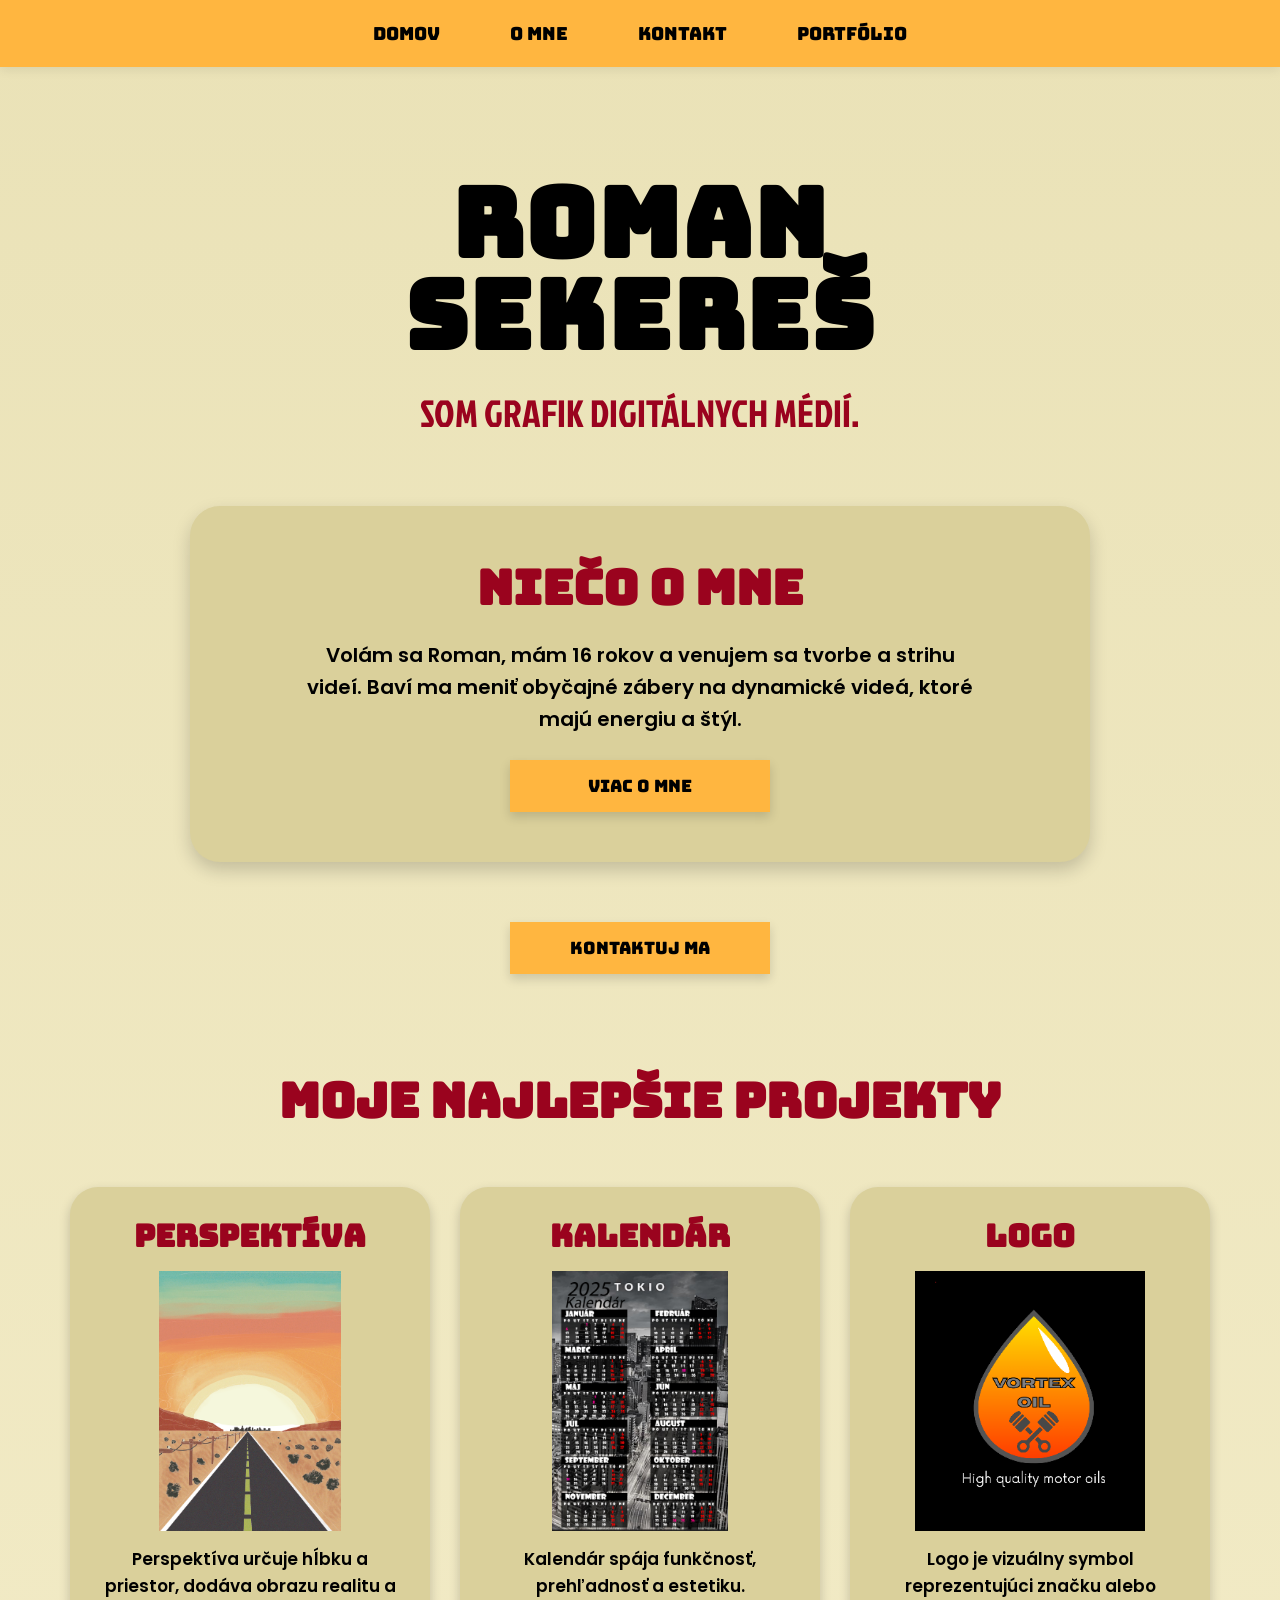
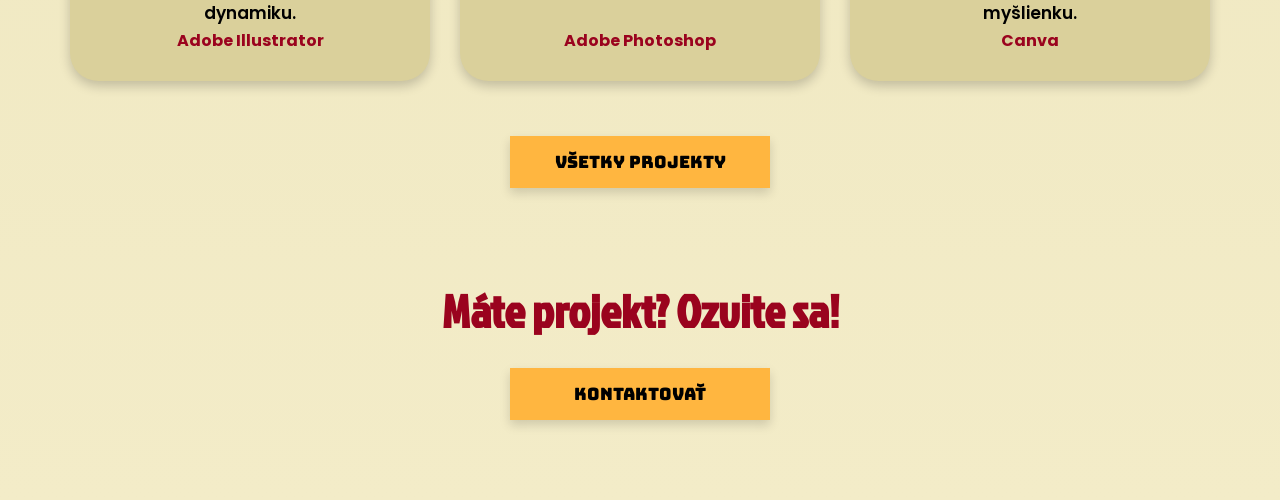
<file: index.html>
<!DOCTYPE html>
<html lang="sk">
<head>
  <meta charset="UTF-8" />
  <meta name="viewport" content="width=device-width, initial-scale=1.0" />
  <title>Roman Sekereš</title>

<link rel="stylesheet" href="assets/style.css">
</head>
<body>

  <header>
    <button class="menu-toggle" aria-label="Otvoriť menu" aria-expanded="false">☰</button>
    <nav class="menu">
      <a href="index.html">DOMOV</a>
      <a href="o_mne.html">O MNE</a>
      <a href="kontakt.html">KONTAKT</a>
      <a href="portfolio.html">PORTFÓLIO</a>
    </nav>
  </header>

  <main>

    <section id="domov" class="hero">
      <h1>ROMAN<br>SEKEREŠ</h1>
      <p>SOM GRAFIK DIGITÁLNYCH MÉDIÍ.</p>
    </section>

    <section id="o-mne" class="about">
      <h2>NIEČO O MNE</h2>

      <p>
        Volám sa Roman, mám 16 rokov a venujem sa tvorbe a strihu videí.
        Baví ma meniť obyčajné zábery na dynamické videá,
        ktoré majú energiu a štýl.
      </p>

      <button type="button" onclick="location.href='o_mne.html'">VIAC O MNE</button>
    </section>

    <section id="kontakt" class="contact-btn">
      <button type="button" onclick="location.href='kontakt.html'">KONTAKTUJ MA</button>
    </section>

    <section id="portfolio" class="projects">
      <h2>MOJE NAJLEPŠIE PROJEKTY</h2>

      <div class="card">
        <h3>PERSPEKTÍVA</h3>

       <img src="assets/images/Snímka obrazovky 2026-04-08 111301.png" alt="perspektiva">

        <p>
          Perspektíva určuje hĺbku a priestor,
          dodáva obrazu realitu a dynamiku.
        </p>

        <span>Adobe Illustrator</span>
      </div>

      <div class="card">
        <h3>KALENDÁR</h3>

        <img src="assets/images/Snímka obrazovky 2026-04-08 122226.png" alt="Kalendár">

        <p>
          Kalendár spája funkčnosť,
          prehľadnosť a estetiku.
        </p>

        <span>Adobe Photoshop</span>
      </div>

      <div class="card">
        <h3>LOGO</h3>

        <img src="assets/images/Snímka obrazovky 2026-04-08 123602.png" alt="Logo">

        <p>
          Logo je vizuálny symbol reprezentujúci
          značku alebo myšlienku.
        </p>

        <span>Canva</span>
      </div>

      <button type="button" class="all-projects" onclick="location.href='portfolio.html'">VŠETKY PROJEKTY</button>
    </section>

    <section class="cta">
      <h2>Máte projekt? Ozvite sa!</h2>
      <button type="button" onclick="location.href='kontakt.html'">KONTAKTOVAŤ</button>
    </section>

  </main>

</body>
<script src="assets/script.js"></script>
</html>
</file>
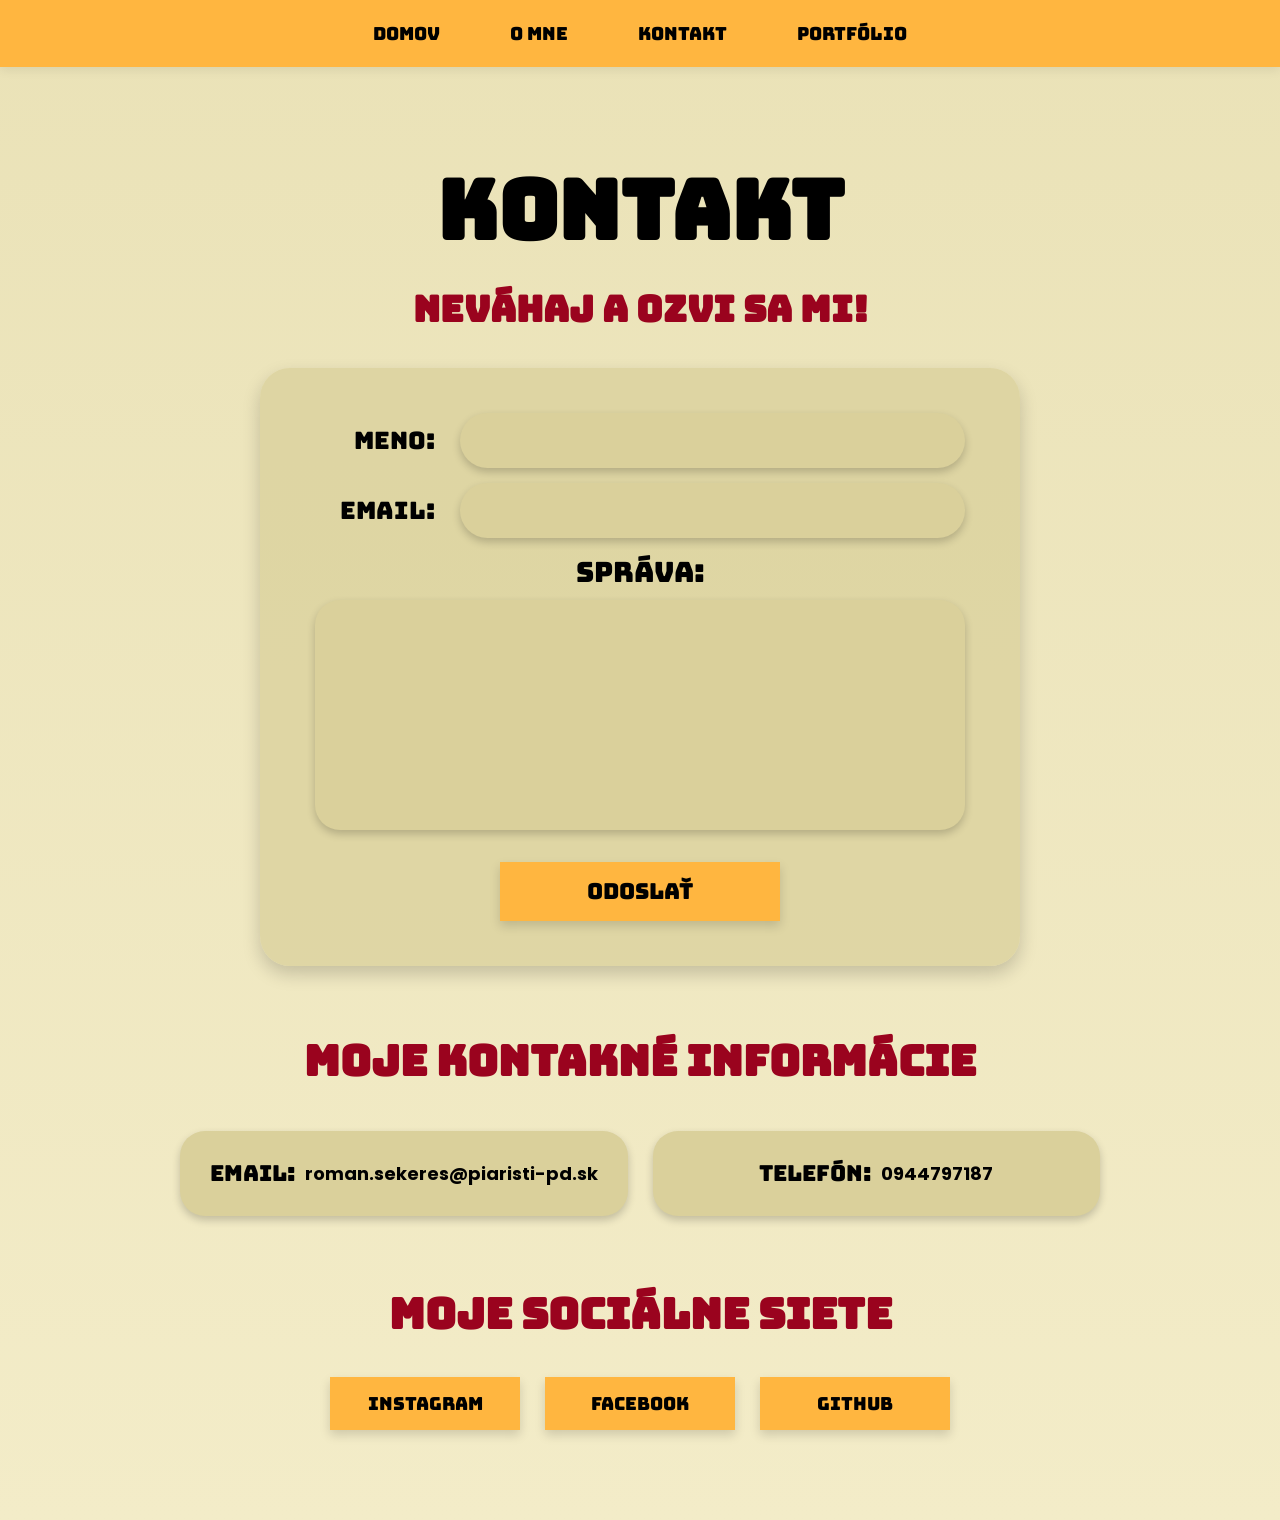
<file: kontakt.html>
<!DOCTYPE html>
<html lang="sk">
<head>
    <meta charset="UTF-8">
    <meta name="viewport" content="width=device-width, initial-scale=1.0">
    <title>Kontakt</title>

    <link rel="stylesheet" href="assets/style.css">
</head>
<body>

<header>
    <button class="menu-toggle" aria-label="Otvoriť menu" aria-expanded="false">☰</button>
    <nav class="menu">
        <a href="index.html">DOMOV</a>
        <a href="o_mne.html">O MNE</a>
        <a href="kontakt.html">KONTAKT</a>
        <a href="portfolio.html">PORTFÓLIO</a>
    </nav>
</header>

<main>

    <section class="kontakt">

        <h1>KONTAKT</h1>

        <h2>NEVÁHAJ A OZVI SA MI!</h2>

        <form class="kontakt-form">

            <div class="input-group">
                <label for="meno">MENO:</label>
                <input type="text" id="meno" name="meno">
            </div>

            <div class="input-group">
                <label for="email">EMAIL:</label>
                <input type="email" id="email" name="email">
            </div>

            <div class="message-group">
                <label for="sprava">SPRÁVA:</label>
                <textarea id="sprava" name="sprava"></textarea>
            </div>

            <button type="submit" class="btn">
                ODOSLAŤ
            </button>

        </form>

    </section>

    <section class="info">

        <h2>MOJE KONTAKNÉ INFORMÁCIE</h2>

        <div class="info-box">
            <span>EMAIL:</span>
            <p>roman.sekeres@piaristi-pd.sk</p>
        </div>

        <div class="info-box">
            <span>TELEFÓN:</span>
            <p>0944797187</p>
        </div>

    </section>

    <section class="social">

        <h2>MOJE SOCIÁLNE SIETE</h2>

        <a href="#" class="social-btn">INSTAGRAM</a>
        <a href="#" class="social-btn">FACEBOOK</a>
        <a href="#" class="social-btn">GITHUB</a>

    </section>

</main>

</body>
<script src="assets/script.js"></script>
</html>
</file>
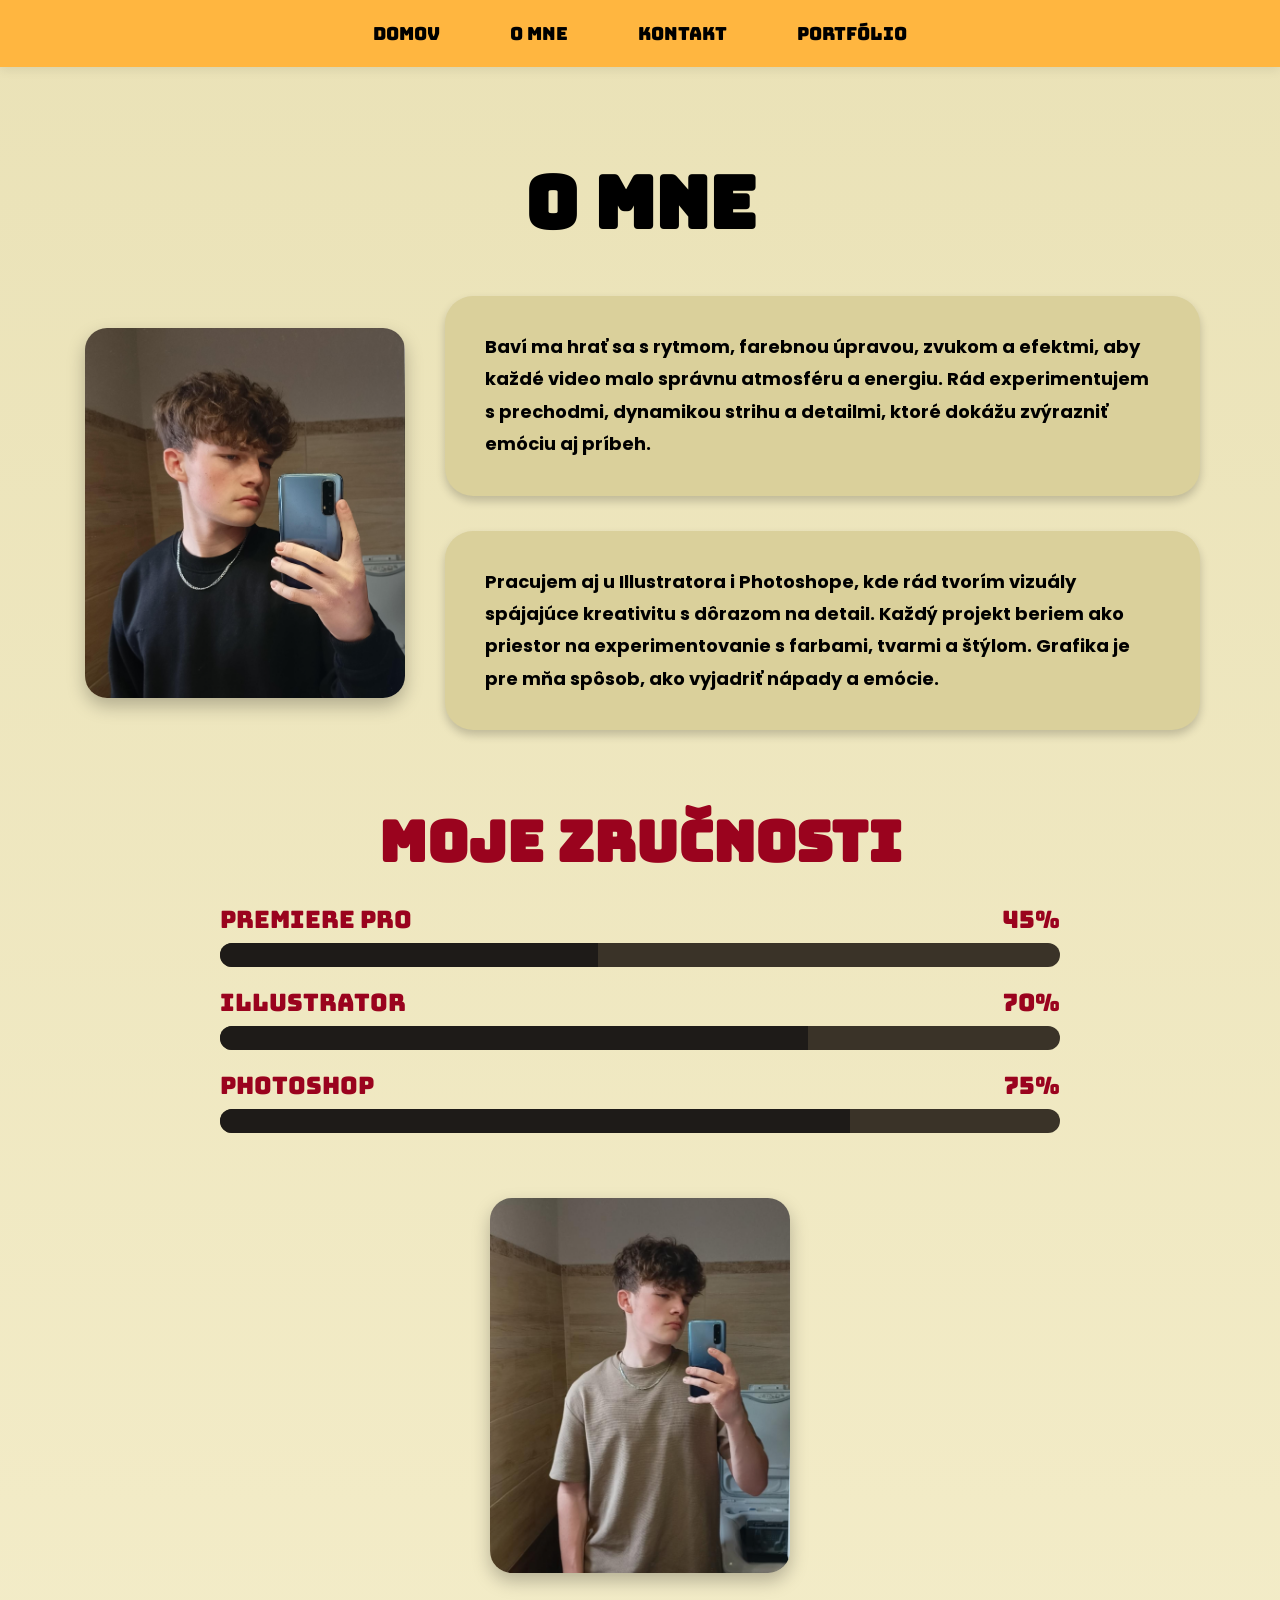
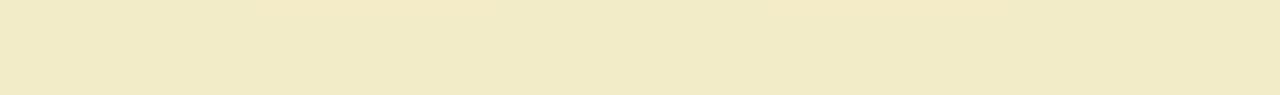
<file: o_mne.html>
<!DOCTYPE html>
<html lang="sk">
<head>
  <meta charset="UTF-8">
  <meta name="viewport" content="width=device-width, initial-scale=1.0">
  <title>O mne</title>

  <link rel="stylesheet" href="assets/style.css">
</head>
<body>

  <header>
    <button class="menu-toggle" aria-label="Otvoriť menu" aria-expanded="false">☰</button>
    <nav class="menu">
      <a href="index.html">DOMOV</a>
      <a href="o_mne.html">O MNE</a>
      <a href="kontakt.html">KONTAKT</a>
      <a href="portfolio.html">PORTFÓLIO</a>
    </nav>
  </header>

  <main>

    <section class="about-section">

      <h1>O MNE</h1>

      <img src="assets/images/Snímka obrazovky 2026-05-27 123138.png" alt="Profilová fotka" class="profile-img">

      <div class="text-box">
        <p>
          Baví ma hrať sa s rytmom, farebnou úpravou,
          zvukom a efektmi, aby každé video malo správnu
          atmosféru a energiu. Rád experimentujem s prechodmi,
          dynamikou strihu a detailmi, ktoré dokážu zvýrazniť
          emóciu aj príbeh.
        </p>
      </div>

      <div class="text-box">
        <p>
          Pracujem aj u Illustratora i Photoshope, kde rád tvorím
          vizuály spájajúce kreativitu s dôrazom na detail.
          Každý projekt beriem ako priestor na experimentovanie
          s farbami, tvarmi a štýlom. Grafika je pre mňa spôsob,
          ako vyjadriť nápady a emócie.
        </p>
      </div>

    </section>

    <section class="skills">

      <h2>MOJE ZRUČNOSTI</h2>

      <div class="skill">
        <div class="skill-name">
          <span>PREMIERE PRO</span>
          <span>45%</span>
        </div>

        <div class="progress">
          <div class="fill fill1"></div>
        </div>
      </div>

      <div class="skill">
        <div class="skill-name">
          <span>ILLUSTRATOR</span>
          <span>70%</span>
        </div>

        <div class="progress">
          <div class="fill fill2"></div>
        </div>
      </div>

      <div class="skill">
        <div class="skill-name">
          <span>PHOTOSHOP</span>
          <span>75%</span>
        </div>

        <div class="progress">
          <div class="fill fill3"></div>
        </div>
      </div>

      <img src="assets/images/Snímka obrazovky 2026-05-27 123329.png" alt="Profilová fotka" class="profile-img bottom-img">

    </section>

  </main>

</body>
<script src="assets/script.js"></script>
</html>
</file>
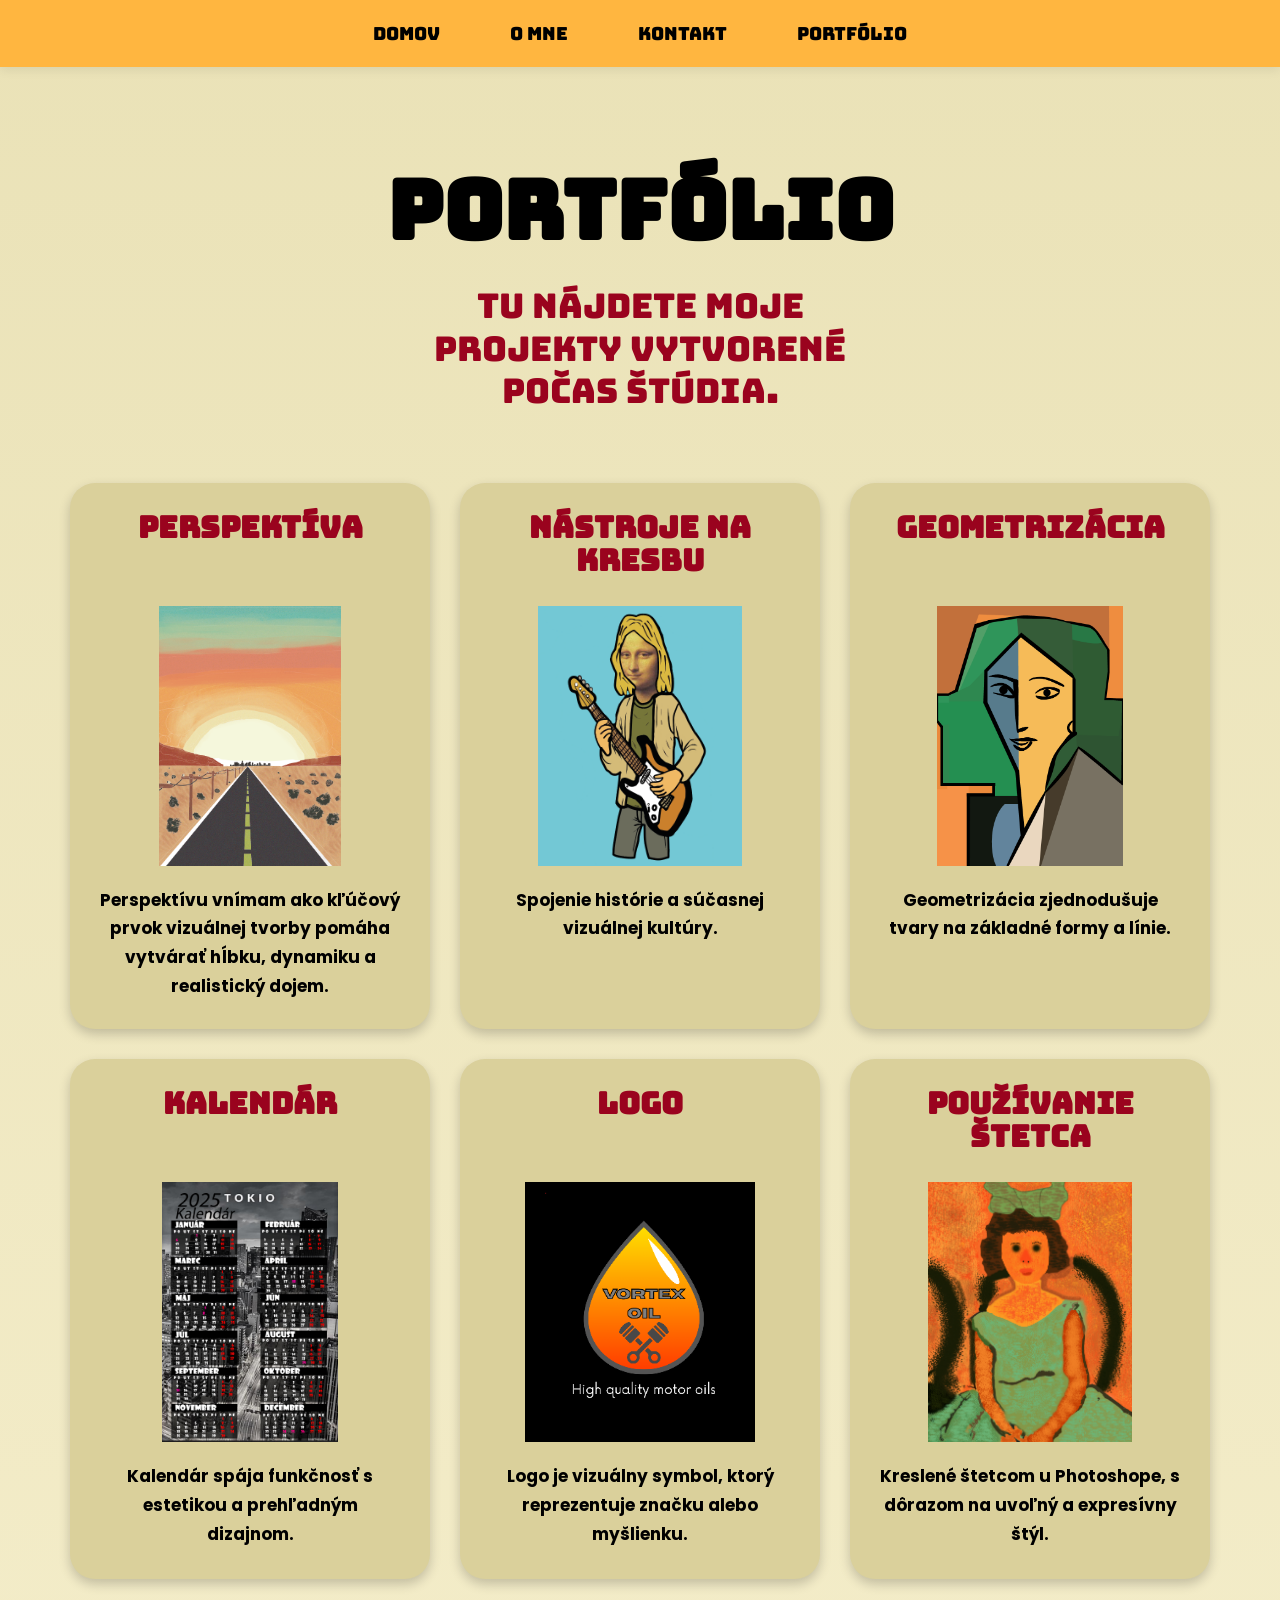
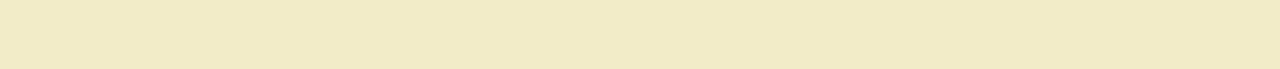
<file: portfolio.html>
<!DOCTYPE html>
<html lang="sk">
<head>
  <meta charset="UTF-8">
  <meta name="viewport" content="width=device-width, initial-scale=1.0">
  <title>Portfólio</title>

  <link rel="stylesheet" href="assets/style.css">
</head>
<body>

  <header>
    <button class="menu-toggle" aria-label="Otvoriť menu" aria-expanded="false">☰</button>
    <nav class="menu">
      <a href="index.html">DOMOV</a>
      <a href="o_mne.html">O MNE</a>
      <a href="kontakt.html">KONTAKT</a>
      <a href="portfolio.html">PORTFÓLIO</a>
    </nav>
  </header>

  <main>

    <section class="portfolio-header">

      <h1>PORTFÓLIO</h1>

      <p>
        TU NÁJDETE MOJE<br>
        PROJEKTY VYTVORENÉ<br>
        POČAS ŠTÚDIA.
      </p>

    </section>

    <section class="portfolio-grid">

      <div class="project-card">
        <h2>PERSPEKTÍVA</h2>

        <img src="assets/images/Snímka obrazovky 2026-04-08 111301.png" alt="Perspektíva">

        <p>
          Perspektívu vnímam ako kľúčový prvok
          vizuálnej tvorby pomáha vytvárať hĺbku,
          dynamiku a realistický dojem.
        </p>
      </div>

      <div class="project-card">
        <h2>NÁSTROJE NA KRESBU</h2>

        <img src="assets/images/Snímka obrazovky 2026-04-08 112305.png" alt="Nástroje na kresbu">

        <p>
          Spojenie histórie a súčasnej
          vizuálnej kultúry.
        </p>
      </div>

      <div class="project-card">
        <h2>GEOMETRIZÁCIA</h2>

        <img src="assets/images/Snímka obrazovky 2026-04-08 115139.png" alt="Geometrizácia">

        <p>
          Geometrizácia zjednodušuje tvary
          na základné formy a línie.
        </p>
      </div>

      <div class="project-card">
        <h2>KALENDÁR</h2>

        <img src="assets/images/Snímka obrazovky 2026-04-08 122226.png" alt="Kalendár">

        <p>
          Kalendár spája funkčnosť
          s estetikou a prehľadným dizajnom.
        </p>
      </div>

      <div class="project-card">
        <h2>LOGO</h2>

        <img src="assets/images/Snímka obrazovky 2026-04-08 123602.png" alt="Logo">

        <p>
          Logo je vizuálny symbol,
          ktorý reprezentuje značku
          alebo myšlienku.
        </p>
      </div>

      <div class="project-card">
        <h2>POUŽÍVANIE ŠTETCA</h2>

        <img src="assets/images/Snímka obrazovky 2026-04-15 115822.png" alt="Používanie štetca">

        <p>
          Kreslené štetcom u Photoshope,
          s dôrazom na uvoľný a expresívny štýl.
        </p>
      </div>

    </section>

  </main>

</body>
<script src="assets/script.js"></script>
</html>
</file>
<file: assets/style.css>
@import url('https://fonts.googleapis.com/css2?family=Bungee&family=Jockey+One&family=Poppins:ital,wght@0,100;0,200;0,300;0,400;0,500;0,600;0,700;0,800;0,900;1,100;1,200;1,300;1,400;1,500;1,600;1,700;1,800;1,900&display=swap');

:root{
    --pozadie:#EAE2B7;
    --okno:#DAD09B;
    --menu:#FFB640;
    --tlacidlo:#FFB640;
    --zvyraznene:#9A031E;
    --pismo:#000000;
}

*{
    margin:0;
    padding:0;
    box-sizing:border-box;
}

html{
    scroll-behavior:smooth;
}

body{
    background:var(--pozadie);
    font-family:'Poppins', sans-serif;
    color:var(--pismo);
    padding-top:70px;
}

header{
    position:fixed;
    top:0;
    left:0;
    right:0;
    background:var(--menu);
    z-index:1000;
    box-shadow:0 3px 10px rgba(0,0,0,0.08);
}

.menu-toggle{
    display:none;
    background:none;
    border:none;
    font-size:30px;
    padding:10px 15px;
    cursor:pointer;
    color:black;
    font-family:'Bungee', cursive;
}

.menu{
    background:var(--menu);
    display:flex;
    justify-content:space-around;
    align-items:center;
    padding:15px 5px;
}

.menu a{
    text-decoration:none;
    color:black;
    font-family:'Bungee', cursive;
    font-size:12px;
    transition:0.3s;
}

.menu a:hover{
    color:var(--zvyraznene);
    transform:translateY(-2px);
}

button,
.btn,
.social-btn{
    background:var(--tlacidlo);
    border:none;
    padding:15px 25px;
    margin-top:25px;
    font-family:'Bungee', cursive;
    color:black;
    text-decoration:none;
    cursor:pointer;
    transition:0.3s;
    box-shadow:0 5px 10px rgba(0,0,0,0.15);
}

button:hover,
.btn:hover,
.social-btn:hover{
    transform:scale(1.05);
}

/* DOMOV */
.hero{
    text-align:center;
    padding:40px 20px 20px;
}

.hero h1{
    font-family:'Bungee', cursive;
    font-size:38px;
    line-height:1.1;
}

.hero p{
    margin-top:15px;
    color:var(--zvyraznene);
    font-family:'Jockey One', sans-serif;
    font-size:20px;
}

.about{
    text-align:center;
    padding:20px;
}

.about h2,
.projects h2{
    color:var(--zvyraznene);
    font-family:'Bungee', cursive;
    font-size:34px;
    margin-bottom:20px;
}

.about p{
    max-width:300px;
    margin:auto;
    font-weight:600;
    line-height:1.6;
}

.about button,
.contact-btn button{
    width:100%;
    max-width:320px;
    display:inline-block;
}

.contact-btn{
    text-align:center;
    margin-top:10px;
}

.projects{
    padding:20px;
    text-align:center;
}

.projects h2{
    font-size:30px;
    margin-bottom:25px;
}

.card{
    background:var(--okno);
    border-radius:20px;
    padding:20px;
    margin-bottom:25px;
    box-shadow:0 5px 12px rgba(0,0,0,0.2);
}

.card h3{
    color:var(--zvyraznene);
    font-family:'Bungee', cursive;
    font-size:28px;
    margin-bottom:15px;
}

.card img{
    width:100%;
    height:260px;
    object-fit:contain;
    border-radius:15px;
    margin-bottom:15px;
}

.card p,
.project-card p,
.text-box p{
    font-weight:600;
    line-height:1.6;
}

.card span{
    color:var(--zvyraznene);
    font-weight:700;
}

.cta{
    text-align:center;
    padding:20px 20px 40px;
}

.cta h2{
    color:var(--zvyraznene);
    font-family:'Jockey One', sans-serif;
    font-size:32px;
}

/* O MNE */
.about-section{
    text-align:center;
    padding:30px 20px;
}

.about-section h1,
.portfolio-header h1,
.kontakt h1{
    font-family:'Bungee', cursive;
    font-size:42px;
    margin-bottom:25px;
}

.profile-img{
    width:170px;
    height:auto;
    object-fit:cover;
    margin-bottom:25px;
    border-radius:8px;
}

.text-box{
    background:var(--okno);
    padding:25px 20px;
    border-radius:20px;
    margin-bottom:25px;
    box-shadow:0 5px 10px rgba(0,0,0,0.2);
}

.text-box p{
    font-size:15px;
    font-weight:700;
    line-height:1.8;
}

.skills{
    padding:10px 20px 40px;
    text-align:center;
}

.skills h2{
    color:var(--zvyraznene);
    font-family:'Bungee', cursive;
    font-size:38px;
    margin-bottom:25px;
}

.skill{
    margin-bottom:20px;
}

.skill-name{
    display:flex;
    justify-content:space-between;
    align-items:center;
    margin-bottom:8px;
    font-family:'Bungee', cursive;
    color:var(--zvyraznene);
    font-size:18px;
}

.progress{
    width:100%;
    height:18px;
    background:#3a3328;
    border-radius:20px;
    overflow:hidden;
}

.fill{
    height:100%;
    background:#1e1b18;
}

.fill1{width:45%;}
.fill2{width:70%;}
.fill3{width:75%;}
.bottom-img{margin-top:30px;}

/* PORTFOLIO */
.portfolio-header{
    text-align:center;
    padding:35px 20px 20px;
}

.portfolio-header h1{
    font-size:46px;
    margin-bottom:20px;
}

.portfolio-header p{
    color:var(--zvyraznene);
    font-family:'Bungee', cursive;
    font-size:24px;
    line-height:1.3;
}

.portfolio-grid{
    padding:20px;
}

.project-card{
    background:var(--okno);
    border-radius:25px;
    padding:20px;
    text-align:center;
    margin-bottom:30px;
    box-shadow:0 5px 12px rgba(0,0,0,0.2);
}

.project-card h2{
    color:var(--zvyraznene);
    font-family:'Bungee', cursive;
    font-size:34px;
    line-height:1.1;
    margin-bottom:20px;
}

.project-card img{
    width:100%;
    max-width:100%;
    height:260px;
    object-fit:contain;
    display:block;
    margin-bottom:20px;
    border-radius:15px;
}

.project-card p{
    font-size:16px;
    font-weight:700;
    line-height:1.7;
}

/* KONTAKT */
.kontakt{
    padding:30px 25px;
    text-align:center;
}

.kontakt h1{
    font-size:52px;
    margin-bottom:20px;
}

.kontakt h2,
.info h2,
.social h2{
    color:var(--zvyraznene);
    font-family:'Bungee', cursive;
    font-size:28px;
    margin-bottom:35px;
}

.input-group{
    display:flex;
    align-items:center;
    justify-content:center;
    gap:10px;
    margin-bottom:15px;
}

.input-group label,
.message-group label{
    font-family:'Bungee', cursive;
    font-size:20px;
}

.input-group input{
    width:230px;
    height:45px;
    border:none;
    border-radius:30px;
    background:var(--okno);
    box-shadow:0 4px 8px rgba(0,0,0,.2);
    padding:0 15px;
    font-size:16px;
}

.message-group{
    margin-top:15px;
}

.message-group label{
    display:block;
    font-size:26px;
    margin-bottom:10px;
}

.message-group textarea{
    width:100%;
    max-width:290px;
    height:180px;
    border:none;
    border-radius:25px;
    background:var(--okno);
    box-shadow:0 4px 8px rgba(0,0,0,.2);
    resize:none;
    padding:15px;
    font-size:16px;
}

.btn{
    width:260px;
    font-size:22px;
}

.info,
.social{
    text-align:center;
    padding:20px;
}

.info h2{
    font-size:32px;
    line-height:1.2;
    margin-bottom:20px;
}

.info-box{
    background:var(--okno);
    border-radius:25px;
    padding:20px;
    margin-bottom:20px;
    display:flex;
    align-items:center;
    gap:10px;
    box-shadow:0 4px 8px rgba(0,0,0,.2);
}

.info-box span{
    font-family:'Bungee', cursive;
    font-size:22px;
}

.info-box p{
    font-size:18px;
    font-weight:700;
}

.social h2{
    font-size:30px;
    margin-bottom:25px;
}

.social-btn{
    display:block;
    width:160px;
    margin:0 auto 35px;
    padding:15px 20px;
    font-size:18px;
}

/* MOBIL */
@media (max-width:768px){
    .menu-toggle{
        display:block;
    }

    .menu{
        display:none;
        flex-direction:column;
        align-items:flex-start;
        justify-content:flex-start;
        gap:12px;
        padding:15px 20px;
        width:100%;
        border-top:1px solid rgba(0,0,0,0.1);
    }

    .menu.open{
        display:flex;
    }

    .menu a{
        width:100%;
        padding:12px 0;
        font-size:14px;
        text-align:left;
    }

    .hero{
        padding:30px 15px 15px;
    }

    .hero h1{
        font-size:30px;
        line-height:1.05;
    }

    .hero p{
        font-size:18px;
    }

    .about,
    .projects,
    .cta,
    .kontakt,
    .info,
    .social,
    .portfolio-header,
    .portfolio-grid,
    .skills,
    .about-section{
        padding:18px 15px;
    }

    .about h2,
    .projects h2,
    .portfolio-header h1,
    .skills h2,
    .kontakt h1,
    .kontakt h2,
    .info h2,
    .social h2{
        font-size:28px;
    }

    .about p,
    .card p,
    .project-card p,
    .text-box p,
    .info-box p{
        font-size:16px;
    }

    button,
    .btn,
    .all-projects,
    .social-btn{
        width:100%;
        max-width:100%;
    }

    .card,
    .project-card,
    .text-box,
    .info-box{
        padding:18px;
        margin:0 0 20px;
    }

    .card h3,
    .project-card h2{
        font-size:26px;
    }

    .card img,
    .project-card img{
        width:100%;
        height:260px;
        object-fit:contain;
        border-radius:15px;
    }

    .portfolio-grid{
        display:grid;
        grid-template-columns:1fr;
        gap:20px;
    }

    .input-group,
    .message-group{
        flex-direction:column;
        align-items:stretch;
        gap:10px;
        margin-bottom:15px;
    }

    .input-group label,
    .message-group label{
        font-size:18px;
        text-align:left;
    }

    .input-group input,
    .message-group textarea,
    .btn{
        width:100%;
        max-width:100%;
    }

    .message-group textarea{
        height:150px;
    }

    .info-box{
        flex-direction:column;
        text-align:left;
    }
}

/* POČÍTAČOVÁ VERZIA */
@media (min-width:769px){
    body{
        padding-top:86px;
        background:linear-gradient(180deg, #EAE2B7 0%, #f3ecc8 100%);
    }

    header{
        padding:0 40px;
    }

    .menu{
        max-width:1200px;
        margin:0 auto;
        justify-content:center;
        gap:70px;
        padding:22px 20px;
    }

    .menu a{
        font-size:18px;
    }

    main{
        max-width:1200px;
        margin:0 auto;
    }

    .hero{
        min-height:420px;
        display:flex;
        flex-direction:column;
        align-items:center;
        justify-content:center;
        padding:80px 30px 55px;
    }

    .hero h1{
        font-size:96px;
        line-height:0.95;
        letter-spacing:2px;
    }

    .hero p{
        font-size:38px;
        margin-top:25px;
    }

    .about{
        max-width:900px;
        margin:0 auto 35px;
        background:var(--okno);
        border-radius:30px;
        padding:50px 70px;
        box-shadow:0 8px 18px rgba(0,0,0,0.18);
    }

    .about h2,
    .projects h2{
        font-size:48px;
    }

    .about p{
        max-width:680px;
        font-size:20px;
    }

    .contact-btn{
        margin:20px 0 60px;
    }

    .about button,
    .contact-btn button,
    .cta button,
    .all-projects{
        width:auto;
        min-width:260px;
        font-size:17px;
    }

    .projects{
        padding:35px 30px 70px;
    }

    .projects{
        display:grid;
        grid-template-columns:repeat(3, 1fr);
        gap:30px;
        align-items:stretch;
    }

    .projects h2,
    .projects .all-projects{
        grid-column:1 / -1;
        justify-self:center;
    }

    .card{
        margin-bottom:0;
        padding:28px;
        border-radius:28px;
        display:flex;
        flex-direction:column;
    }

    .card h3{
        font-size:31px;
    }

    .card img{
        height:260px;
        object-fit:contain;
    }

    .card p{
        font-size:17px;
        flex:1;
    }

    .cta{
        padding:20px 30px 80px;
    }

    .cta h2{
        font-size:46px;
    }

    /* O mne desktop */
    .about-section{
        display:grid;
        grid-template-columns:330px 1fr;
        gap:35px;
        align-items:center;
        padding:70px 40px 35px;
        text-align:left;
    }

    .about-section h1{
        grid-column:1 / -1;
        text-align:center;
        font-size:72px;
        margin-bottom:10px;
    }

    .about-section .profile-img{
        grid-row:2 / span 2;
        width:320px;
        margin:0 auto;
        border-radius:22px;
        box-shadow:0 8px 18px rgba(0,0,0,0.25);
    }

    .text-box{
        padding:35px 40px;
        border-radius:28px;
        margin-bottom:0;
    }

    .text-box p{
        font-size:18px;
    }

    .skills{
        max-width:900px;
        margin:0 auto;
        padding:40px 30px 90px;
    }

    .skills h2{
        font-size:56px;
    }

    .skill-name{
        font-size:24px;
    }

    .progress{
        height:24px;
    }

    .bottom-img{
        width:300px;
        margin-top:45px;
        border-radius:22px;
        box-shadow:0 8px 18px rgba(0,0,0,0.25);
    }

    /* Portfolio desktop */
    .portfolio-header{
        padding:70px 30px 40px;
    }

    .portfolio-header h1{
        font-size:82px;
    }

    .portfolio-header p{
        font-size:34px;
        line-height:1.25;
    }

    .portfolio-grid{
        display:grid;
        grid-template-columns:repeat(3, 1fr);
        gap:30px;
        padding:30px 30px 90px;
    }

    .project-card{
        margin-bottom:0;
        min-height:520px;
        padding:28px;
        display:flex;
        flex-direction:column;
        justify-content:flex-start;
        transition:0.3s;
    }

    .project-card:hover{
        transform:translateY(-7px);
    }

    .project-card h2{
        font-size:30px;
        min-height:75px;
    }

    .project-card img{
        width:100%;
        height:260px;
        object-fit:contain;
    }

    .project-card p{
        font-size:17px;
    }

    /* Kontakt desktop */
    .kontakt{
        padding:70px 40px 35px;
    }

    .kontakt h1{
        font-size:82px;
    }

    .kontakt h2{
        font-size:36px;
    }

    .kontakt-form{
        max-width:760px;
        margin:0 auto;
        background:rgba(218,208,155,0.75);
        border-radius:30px;
        padding:45px 55px;
        box-shadow:0 8px 18px rgba(0,0,0,0.18);
    }

    .input-group{
        justify-content:space-between;
        gap:25px;
    }

    .input-group label{
        min-width:120px;
        text-align:right;
        font-size:24px;
    }

    .input-group input{
        flex:1;
        width:auto;
        height:55px;
        font-size:18px;
    }

    .message-group label{
        font-size:28px;
    }

    .message-group textarea{
        max-width:100%;
        height:230px;
        font-size:18px;
    }

    .btn{
        width:280px;
    }

    .info{
        padding:35px 40px;
    }

    .info h2,
    .social h2{
        font-size:42px;
    }

    .info{
        display:grid;
        grid-template-columns:repeat(2, 1fr);
        gap:25px;
        max-width:1000px;
        margin:0 auto;
    }

    .info h2{
        grid-column:1 / -1;
    }

    .info-box{
        justify-content:center;
        margin-bottom:0;
        padding:28px;
    }

    .social{
        padding:35px 40px 90px;
    }

    .social{
        display:flex;
        justify-content:center;
        align-items:center;
        flex-wrap:wrap;
        gap:25px;
    }

    .social h2{
        width:100%;
        margin-bottom:10px;
    }

    .social-btn{
        margin:0;
        width:190px;
    }
}
</file>
